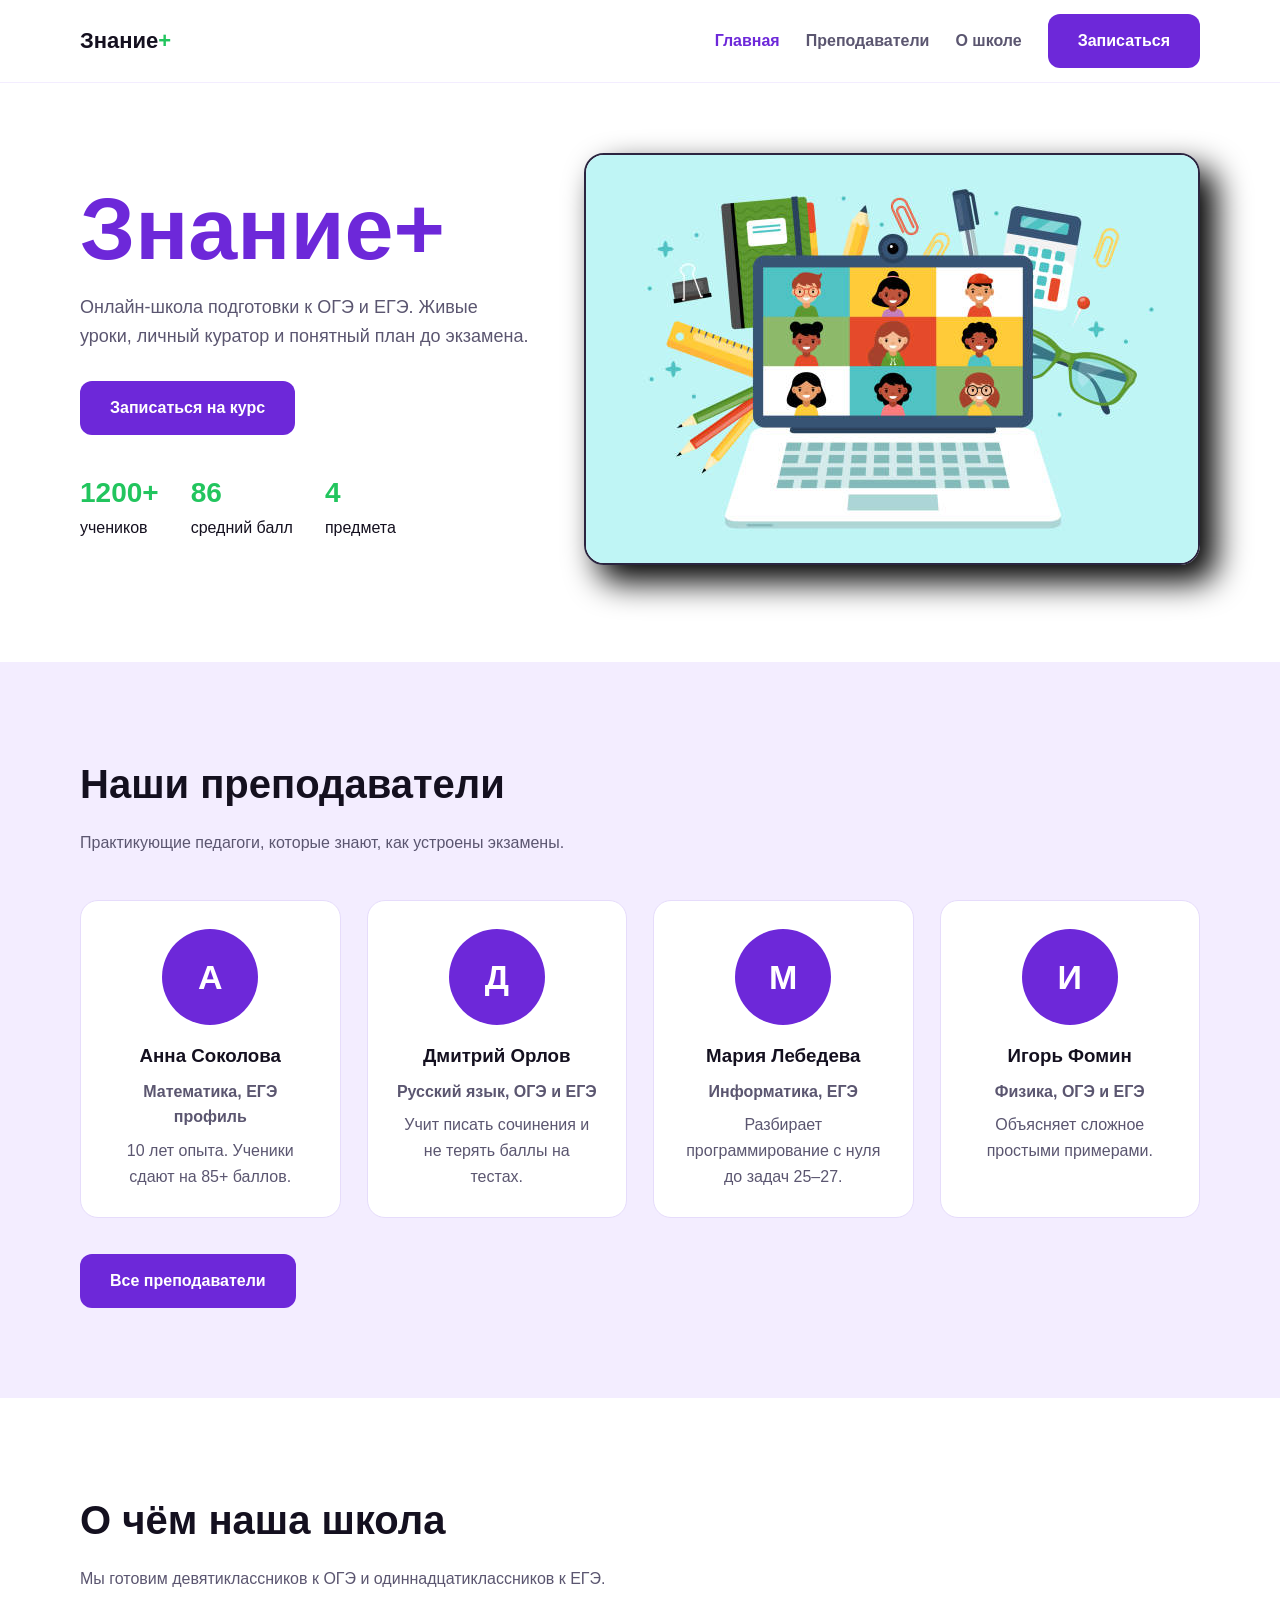
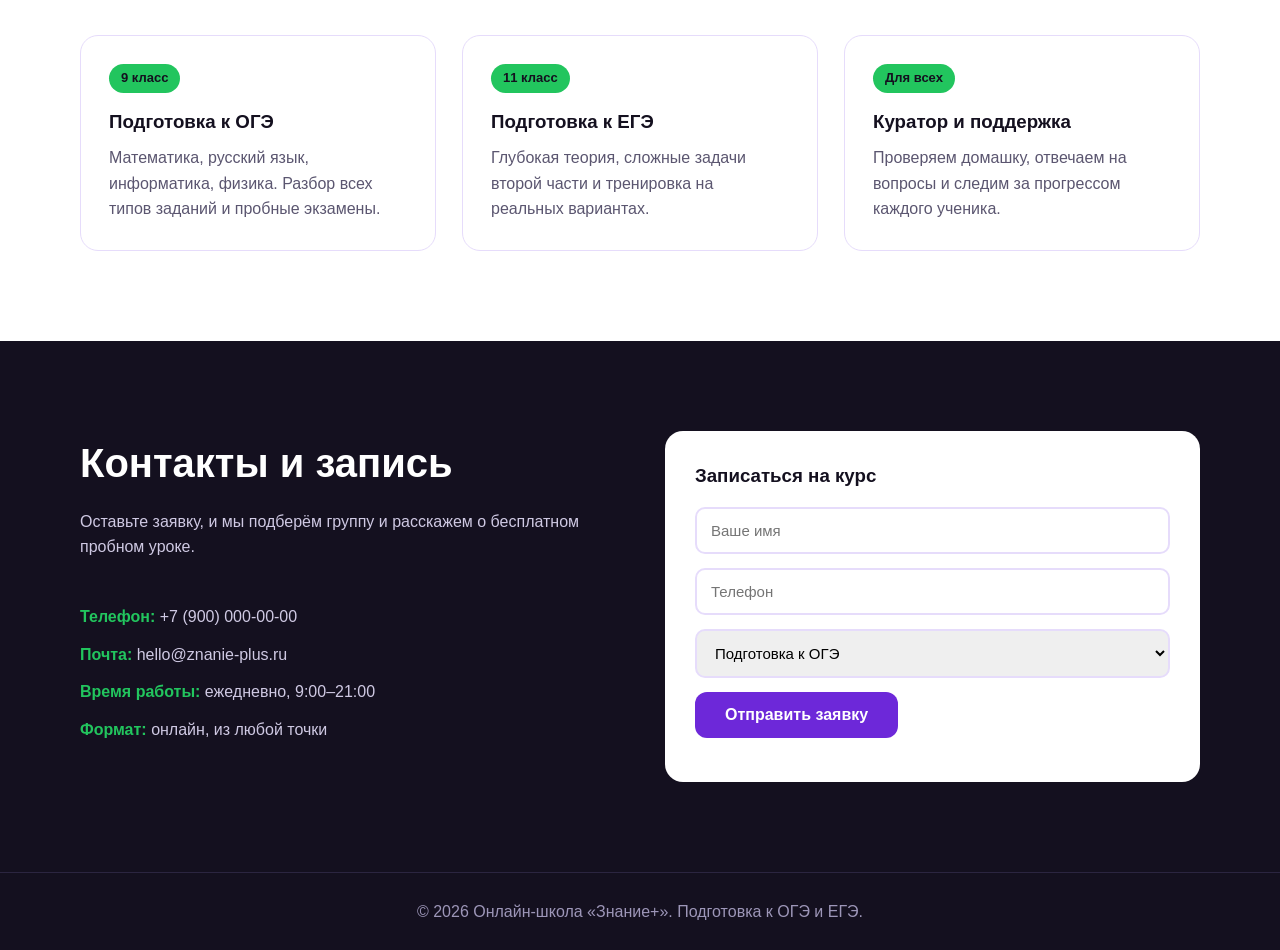
<file: index.html>
<!DOCTYPE html>
<html lang="ru">
<head>
  <meta charset="UTF-8">
  <meta name="viewport" content="width=device-width, initial-scale=1">
  <title>Знание+ — онлайн-школа ОГЭ и ЕГЭ</title>
  <link rel="stylesheet" href="style.css">
</head>
<body>
  <header class="header">
    <div class="container header__inner">
      <a href="index.html" class="logo">Знание<span>+</span></a>
      <nav class="nav">
        <a href="index.html" class="active">Главная</a>
        <a href="teachers.html">Преподаватели</a>
        <a href="about.html">О школе</a>
        <a href="index.html#enroll" class="btn">Записаться</a>
      </nav>
    </div>
  </header>

  <section class="hero">
    <div class="container hero__inner">
      
      <div class="hero__content reveal-right">
        <h1 class="hero__title">Знание+</h1>
        <p class="hero__text">Онлайн-школа подготовки к ОГЭ и ЕГЭ. Живые уроки, личный куратор и понятный план до экзамена.</p>
        <a href="#enroll" class="btn">Записаться на курс</a>
        <div class="hero__stats">
          <div><b>1200+</b>учеников</div>
          <div><b>86</b>средний балл</div>
          <div><b>4</b>предмета</div>
        </div>
      </div>
      <div class="hero__image reveal-left">
        <div class="img-border">
          <img src="img/istockphoto-1330520645-612x612.jpg" alt="">
        </div>
      </div>
    </div>
  </section>

  <section class="section section--tint" id="teachers">
    <div class="container">
      <h2 class="section__title reveal-left">Наши преподаватели</h2>
      <p class="section__text reveal-right">Практикующие педагоги, которые знают, как устроены экзамены.</p>
      <div class="grid">
        <article class="card teacher reveal-left"><div class="teacher__avatar">А</div><h3>Анна Соколова</h3><p class="teacher__role">Математика, ЕГЭ профиль</p><p>10 лет опыта. Ученики сдают на 85+ баллов.</p></article>
        <article class="card teacher reveal-right"><div class="teacher__avatar">Д</div><h3>Дмитрий Орлов</h3><p class="teacher__role">Русский язык, ОГЭ и ЕГЭ</p><p>Учит писать сочинения и не терять баллы на тестах.</p></article>
        <article class="card teacher reveal-left"><div class="teacher__avatar">М</div><h3>Мария Лебедева</h3><p class="teacher__role">Информатика, ЕГЭ</p><p>Разбирает программирование с нуля до задач 25–27.</p></article>
        <article class="card teacher reveal-right"><div class="teacher__avatar">И</div><h3>Игорь Фомин</h3><p class="teacher__role">Физика, ОГЭ и ЕГЭ</p><p>Объясняет сложное простыми примерами.</p></article>
      </div>
      <p style="margin-top:36px"><a href="teachers.html" class="btn">Все преподаватели</a></p>
    </div>
  </section>

  <section class="section" id="courses">
    <div class="container">
      <h2 class="section__title reveal-right">О чём наша школа</h2>
      <p class="section__text reveal-left">Мы готовим девятиклассников к ОГЭ и одиннадцатиклассников к ЕГЭ.</p>
      <div class="grid">
        <article class="card reveal-left"><span class="card__tag">9 класс</span><h3>Подготовка к ОГЭ</h3><p>Математика, русский язык, информатика, физика. Разбор всех типов заданий и пробные экзамены.</p></article>
        <article class="card reveal-right"><span class="card__tag">11 класс</span><h3>Подготовка к ЕГЭ</h3><p>Глубокая теория, сложные задачи второй части и тренировка на реальных вариантах.</p></article>
        <article class="card reveal-left"><span class="card__tag">Для всех</span><h3>Куратор и поддержка</h3><p>Проверяем домашку, отвечаем на вопросы и следим за прогрессом каждого ученика.</p></article>
      </div>
    </div>
  </section>

  <section class="section section--dark" id="enroll">
    <div class="container contacts">
      <div class="reveal-left">
        <h2 class="section__title">Контакты и запись</h2>
        <p class="section__text">Оставьте заявку, и мы подберём группу и расскажем о бесплатном пробном уроке.</p>
        <ul class="contacts__list">
          <li><b>Телефон:</b> +7 (900) 000-00-00</li>
          <li><b>Почта:</b> hello@znanie-plus.ru</li>
          <li><b>Время работы:</b> ежедневно, 9:00–21:00</li>
          <li><b>Формат:</b> онлайн, из любой точки</li>
        </ul>
      </div>
      <form class="form reveal-right" id="enrollForm">
        <h3>Записаться на курс</h3>
        <input type="text" name="name" placeholder="Ваше имя">
        <input type="tel" name="phone" placeholder="Телефон">
        <select name="course">
          <option>Подготовка к ОГЭ</option>
          <option>Подготовка к ЕГЭ</option>
        </select>
        <button type="submit" class="btn">Отправить заявку</button>
        <p class="form__message" id="formMessage"></p>
      </form>
    </div>
  </section>

  <footer class="footer">© 2026 Онлайн-школа «Знание+». Подготовка к ОГЭ и ЕГЭ.</footer>
  <script src="script.js"></script>
</body>
</html>
</file>
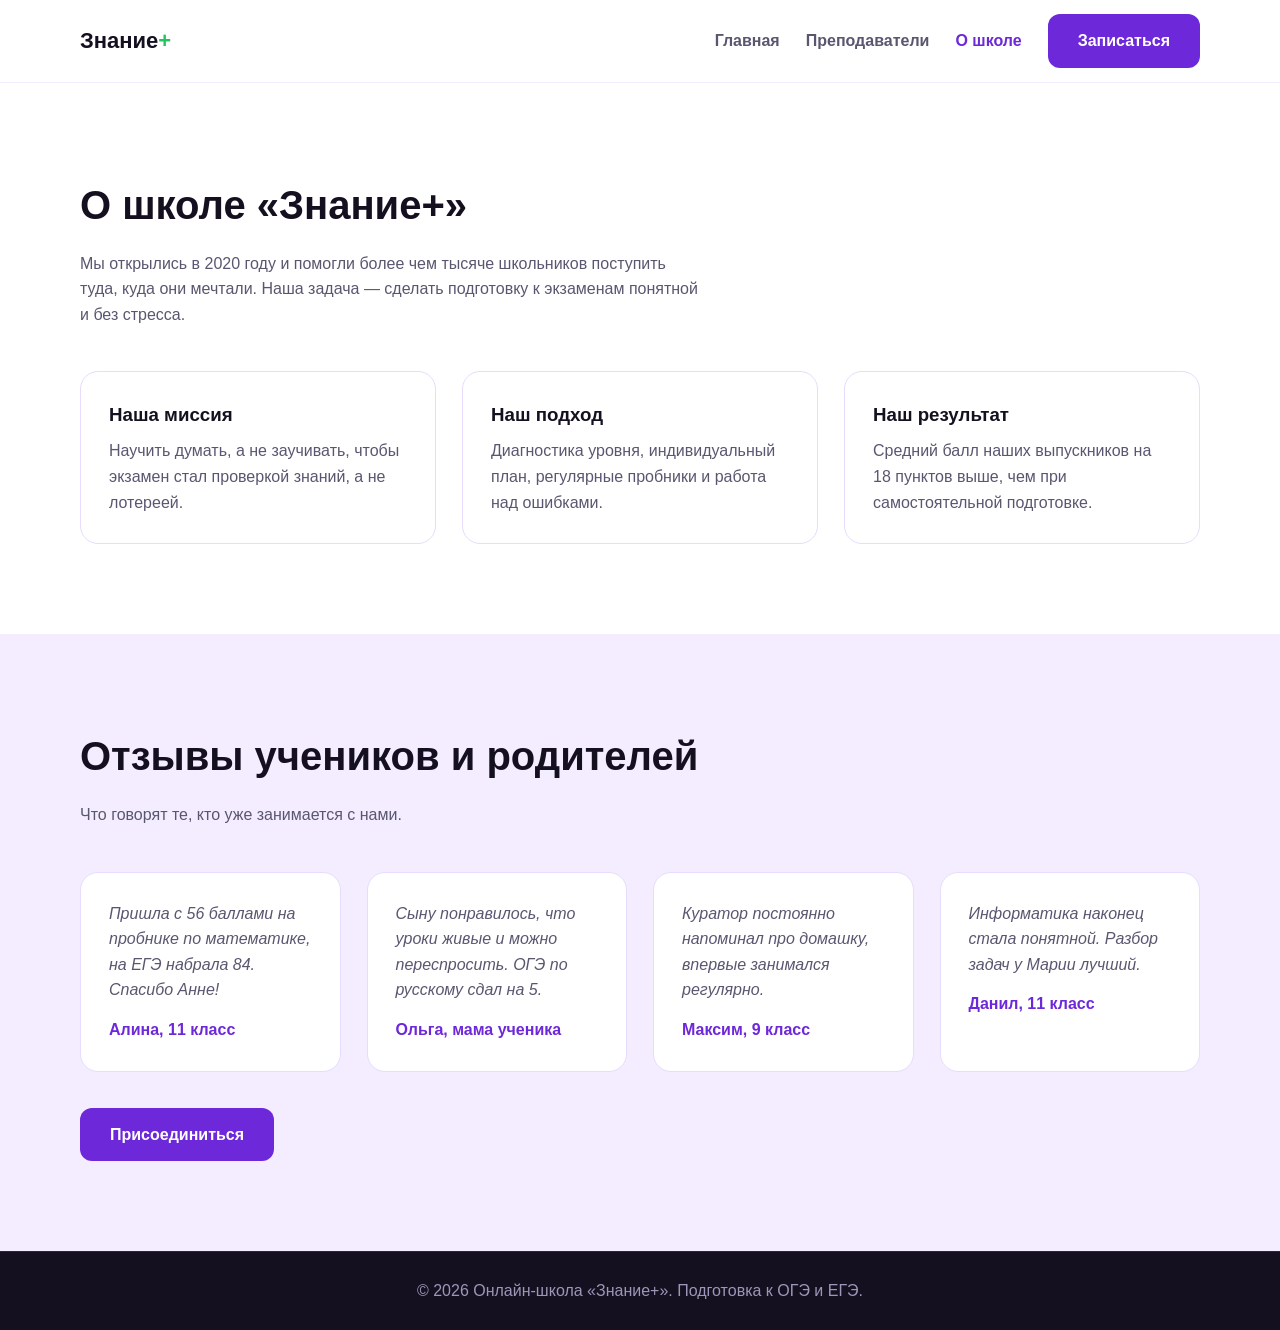
<file: about.html>
<!DOCTYPE html>
<html lang="ru">
<head>
  <meta charset="UTF-8">
  <meta name="viewport" content="width=device-width, initial-scale=1">
  <title>О школе — Знание+</title>
  <link rel="stylesheet" href="style.css">
</head>
<body>
  <header class="header">
    <div class="container header__inner">
      <a href="index.html" class="logo">Знание<span>+</span></a>
      <nav class="nav">
        <a href="index.html">Главная</a>
        <a href="teachers.html">Преподаватели</a>
        <a href="about.html" class="active">О школе</a>
        <a href="index.html#enroll" class="btn">Записаться</a>
      </nav>
    </div>
  </header>

  <section class="section">
    <div class="container">
      <h1 class="section__title reveal-left">О школе «Знание+»</h1>
      <p class="section__text reveal-right">Мы открылись в 2020 году и помогли более чем тысяче школьников поступить туда, куда они мечтали. Наша задача — сделать подготовку к экзаменам понятной и без стресса.</p>
      <div class="grid">
        <article class="card reveal-left"><h3>Наша миссия</h3><p>Научить думать, а не заучивать, чтобы экзамен стал проверкой знаний, а не лотереей.</p></article>
        <article class="card reveal-right"><h3>Наш подход</h3><p>Диагностика уровня, индивидуальный план, регулярные пробники и работа над ошибками.</p></article>
        <article class="card reveal-left"><h3>Наш результат</h3><p>Средний балл наших выпускников на 18 пунктов выше, чем при самостоятельной подготовке.</p></article>
      </div>
    </div>
  </section>

  <section class="section section--tint">
    <div class="container">
      <h2 class="section__title reveal-right">Отзывы учеников и родителей</h2>
      <p class="section__text reveal-left">Что говорят те, кто уже занимается с нами.</p>
      <div class="grid">
        <article class="card review reveal-left"><p>Пришла с 56 баллами на пробнике по математике, на ЕГЭ набрала 84. Спасибо Анне!</p><b>Алина, 11 класс</b></article>
        <article class="card review reveal-right"><p>Сыну понравилось, что уроки живые и можно переспросить. ОГЭ по русскому сдал на 5.</p><b>Ольга, мама ученика</b></article>
        <article class="card review reveal-left"><p>Куратор постоянно напоминал про домашку, впервые занимался регулярно.</p><b>Максим, 9 класс</b></article>
        <article class="card review reveal-right"><p>Информатика наконец стала понятной. Разбор задач у Марии лучший.</p><b>Данил, 11 класс</b></article>
      </div>
      <p style="margin-top:36px"><a href="index.html#enroll" class="btn">Присоединиться</a></p>
    </div>
  </section>

  <footer class="footer">© 2026 Онлайн-школа «Знание+». Подготовка к ОГЭ и ЕГЭ.</footer>
  <script src="script.js"></script>
</body>
</html>
</file>
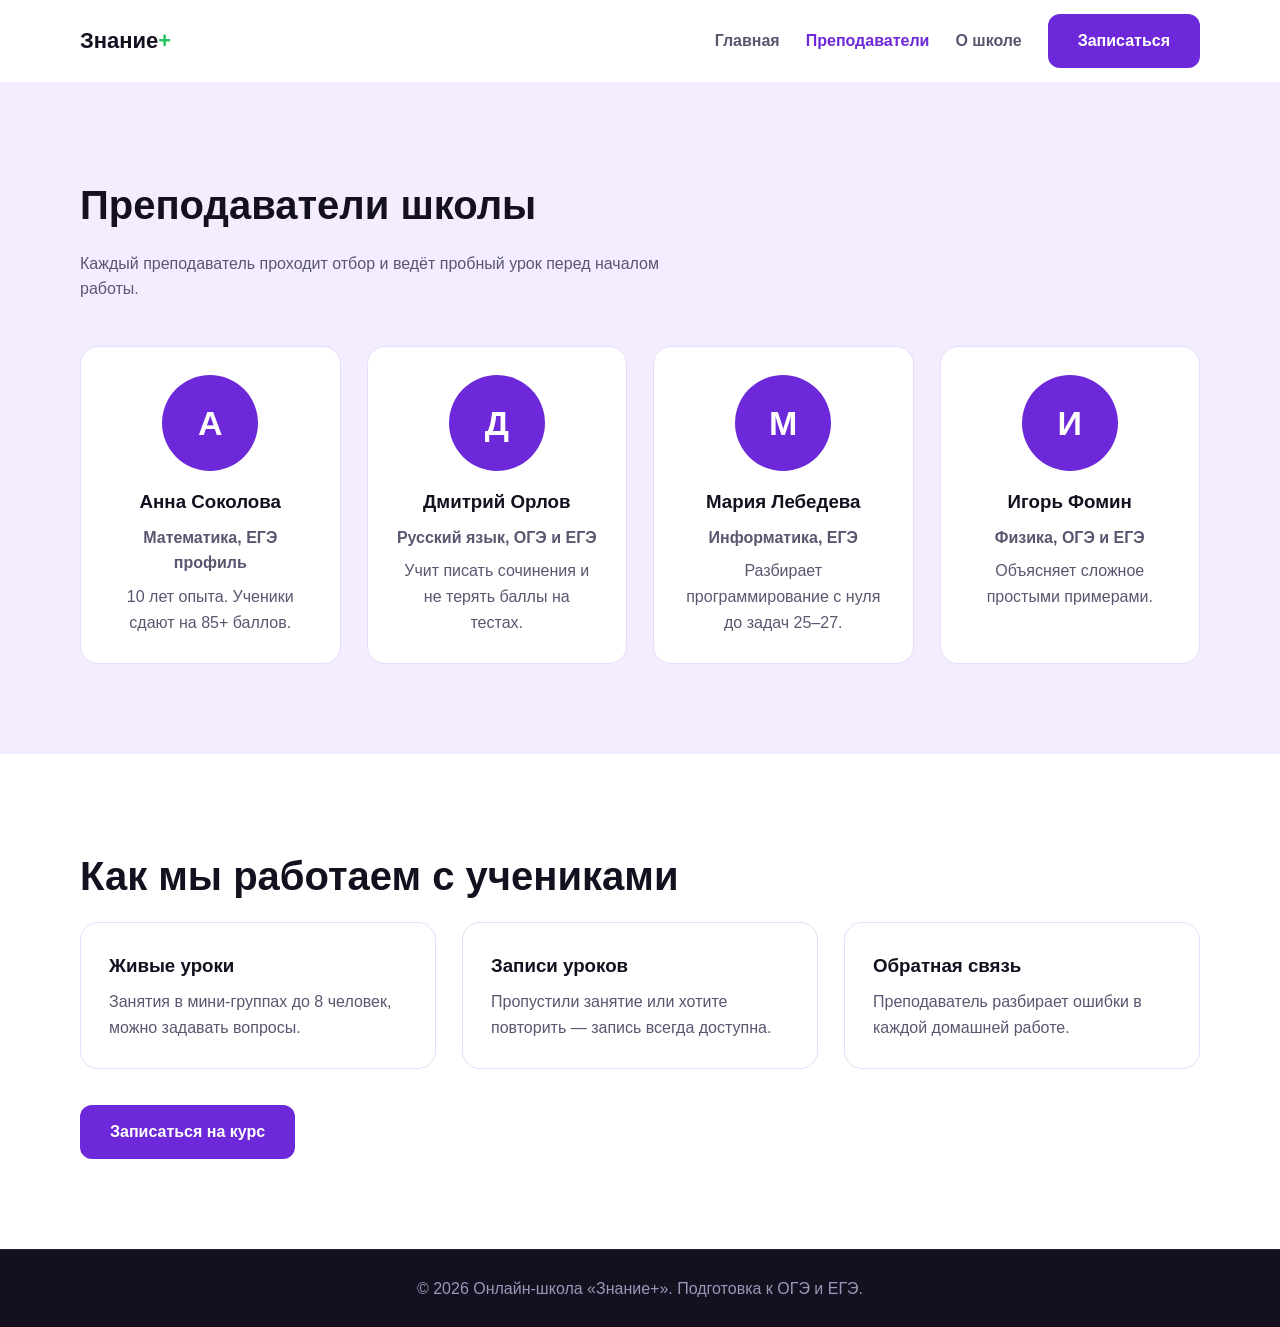
<file: teachers.html>
<!DOCTYPE html>
<html lang="ru">
<head>
  <meta charset="UTF-8">
  <meta name="viewport" content="width=device-width, initial-scale=1">
  <title>Преподаватели — Знание+</title>
  <link rel="stylesheet" href="style.css">
</head>
<body>
  <header class="header">
    <div class="container header__inner">
      <a href="index.html" class="logo">Знание<span>+</span></a>
      <nav class="nav">
        <a href="index.html">Главная</a>
        <a href="teachers.html" class="active">Преподаватели</a>
        <a href="about.html">О школе</a>
        <a href="index.html#enroll" class="btn">Записаться</a>
      </nav>
    </div>
  </header>

  <section class="section section--tint">
    <div class="container">
      <h1 class="section__title reveal-left">Преподаватели школы</h1>
      <p class="section__text reveal-right">Каждый преподаватель проходит отбор и ведёт пробный урок перед началом работы.</p>
      <div class="grid">
        <article class="card teacher reveal-left"><div class="teacher__avatar">А</div><h3>Анна Соколова</h3><p class="teacher__role">Математика, ЕГЭ профиль</p><p>10 лет опыта. Ученики сдают на 85+ баллов.</p></article>
        <article class="card teacher reveal-right"><div class="teacher__avatar">Д</div><h3>Дмитрий Орлов</h3><p class="teacher__role">Русский язык, ОГЭ и ЕГЭ</p><p>Учит писать сочинения и не терять баллы на тестах.</p></article>
        <article class="card teacher reveal-left"><div class="teacher__avatar">М</div><h3>Мария Лебедева</h3><p class="teacher__role">Информатика, ЕГЭ</p><p>Разбирает программирование с нуля до задач 25–27.</p></article>
        <article class="card teacher reveal-right"><div class="teacher__avatar">И</div><h3>Игорь Фомин</h3><p class="teacher__role">Физика, ОГЭ и ЕГЭ</p><p>Объясняет сложное простыми примерами.</p></article>
      </div>
    </div>
  </section>

  <section class="section">
    <div class="container">
      <h2 class="section__title reveal-right">Как мы работаем с учениками</h2>
      <div class="grid">
        <article class="card reveal-left"><h3>Живые уроки</h3><p>Занятия в мини-группах до 8 человек, можно задавать вопросы.</p></article>
        <article class="card reveal-right"><h3>Записи уроков</h3><p>Пропустили занятие или хотите повторить — запись всегда доступна.</p></article>
        <article class="card reveal-left"><h3>Обратная связь</h3><p>Преподаватель разбирает ошибки в каждой домашней работе.</p></article>
      </div>
      <p style="margin-top:36px"><a href="index.html#enroll" class="btn">Записаться на курс</a></p>
    </div>
  </section>

  <footer class="footer">© 2026 Онлайн-школа «Знание+». Подготовка к ОГЭ и ЕГЭ.</footer>
  <script src="script.js"></script>
</body>
</html>
</file>
<file: style.css>
:root {
  --white: #ffffff;
  --purple: #6d28d9;
  --purple-dark: #4c1d95;
  --purple-soft: #f3edff;
  --green: #22c55e;
  --black: #14101f;
  --gray: #5b5670;
}

* {
  margin: 0;
  padding: 0;
  box-sizing: border-box;
}

html {
  scroll-behavior: smooth;
}

body {
  font-family: "Manrope", "Segoe UI", Arial, sans-serif;
  color: var(--black);
  background: var(--white);
  line-height: 1.6;
  overflow-x: hidden;
}

a {
  color: inherit;
  text-decoration: none;
}

.container {
  width: min(1120px, 92%);
  margin: 0 auto;
}

/* ---------- Шапка ---------- */
.header {
  position: sticky;
  top: 0;
  z-index: 50;
  background: rgba(255, 255, 255, 0.92);
  backdrop-filter: blur(10px);
  border-bottom: 1px solid var(--purple-soft);
}

.header__inner {
  display: flex;
  align-items: center;
  justify-content: space-between;
  padding: 14px 0;
}

.logo {
  font-size: 22px;
  font-weight: 800;
  color: var(--black);
}

.logo span {
  color: var(--green);
}

.nav {
  display: flex;
  align-items: center;
  gap: 26px;
}

.nav a:not(.btn) {
  font-weight: 600;
  color: var(--gray);
  transition: color 0.3s ease;
}

.nav a:not(.btn):hover,
.nav a.active {
  color: var(--purple);
}

/* ---------- Кнопки ---------- */
.btn {
  display: inline-block;
  padding: 14px 30px;
  border: none;
  border-radius: 12px;
  background: var(--purple);
  color: var(--white);
  font-family: inherit;
  font-size: 16px;
  font-weight: 700;
  cursor: pointer;
  transition: background 0.35s ease, transform 0.35s ease, box-shadow 0.35s ease;
}

.btn:hover,
.btn:focus-visible {
  background: var(--green);
  transform: translateY(-4px);
  box-shadow: 0 10px 22px rgba(34, 197, 94, 0.35);
}

/* ---------- Секции ---------- */
.section {
  padding: 90px 0;
}

.section--tint {
  background: var(--purple-soft);
}

.section--dark {
  background: var(--black);
  color: var(--white);
}

.section__title {
  font-size: clamp(28px, 4vw, 40px);
  font-weight: 800;
  margin-bottom: 14px;
}

.section__text {
  max-width: 620px;
  color: var(--gray);
  margin-bottom: 44px;
}

.section--dark .section__text {
  color: #cfc9e3;
}

/* ---------- Появление по бокам ---------- */
.reveal-left,
.reveal-right {
  opacity: 0;
  transition: opacity 0.9s ease, transform 0.9s ease;
}

.reveal-left {
  transform: translateX(-90px);
}

.reveal-right {
  transform: translateX(90px);
}

.reveal-left.visible,
.reveal-right.visible {
  opacity: 1;
  transform: translateX(0);
}

/* ---------- Первая секция ---------- */
.hero {
  padding: 70px 0 90px;
}

.hero__inner {
  display: grid;
  grid-template-columns: 1fr 1fr;
  align-items: center;
  gap: 50px;
}

.hero__image svg {
  width: 100%;
  height: auto;
  display: block;
}

.hero__title {
  font-size: clamp(48px, 7vw, 88px);
  font-weight: 800;
  line-height: 1.02;
  color: var(--purple);
  margin-bottom: 20px;
}

.hero__text {
  font-size: 18px;
  color: var(--gray);
  margin-bottom: 30px;
  max-width: 460px;
}

.hero__stats {
  display: flex;
  gap: 32px;
  margin-top: 36px;
}

.hero__stats b {
  display: block;
  font-size: 28px;
  color: var(--green);
}

/* ---------- Карточки ---------- */
.img-border > img {
  border: #2b2540 solid 2px;
  border-radius: 20px;
  box-shadow: 15px 16px 32px 1px #000000;
}

.grid {
  display: grid;
  grid-template-columns: repeat(auto-fit, minmax(240px, 1fr));
  gap: 26px;
}

.card {
  background: var(--white);
  border-radius: 18px;
  padding: 28px;
  border: 1px solid #e6dcfb;
}

.card h3 {
  margin-bottom: 8px;
}

.card p {
  color: var(--gray);
}

.card__tag {
  display: inline-block;
  padding: 4px 12px;
  margin-bottom: 14px;
  border-radius: 20px;
  background: var(--green);
  color: var(--black);
  font-size: 13px;
  font-weight: 700;
}

.teacher {
  text-align: center;
}

.teacher__avatar {
  width: 96px;
  height: 96px;
  margin: 0 auto 16px;
  border-radius: 50%;
  background: var(--purple);
  color: var(--white);
  display: flex;
  align-items: center;
  justify-content: center;
  font-size: 34px;
  font-weight: 800;
}

.teacher__role {
  color: var(--purple);
  font-weight: 700;
  margin-bottom: 8px;
}

.review p {
  font-style: italic;
  margin-bottom: 14px;
}

.review b {
  color: var(--purple);
}

/* ---------- Контакты и форма ---------- */
.contacts {
  display: grid;
  grid-template-columns: 1fr 1fr;
  gap: 50px;
  align-items: start;
}

.contacts__list {
  list-style: none;
  margin-top: 20px;
}

.contacts__list li {
  margin-bottom: 12px;
  color: #cfc9e3;
}

.contacts__list b {
  color: var(--green);
}

.form {
  background: var(--white);
  color: var(--black);
  border-radius: 18px;
  padding: 30px;
}

.form h3 {
  margin-bottom: 16px;
}

.form input,
.form select {
  width: 100%;
  padding: 13px 14px;
  margin-bottom: 14px;
  border: 2px solid #e6dcfb;
  border-radius: 10px;
  font-family: inherit;
  font-size: 15px;
  transition: border-color 0.3s ease;
}

.form input:focus,
.form select:focus {
  outline: none;
  border-color: var(--purple);
}

.form__message {
  margin-top: 14px;
  font-weight: 700;
  color: var(--green);
}

/* ---------- Подвал ---------- */
.footer {
  padding: 26px 0;
  text-align: center;
  background: var(--black);
  color: #9d96b8;
  border-top: 1px solid #2b2540;
}

/* ---------- Адаптив ---------- */
@media (max-width: 800px) {
  .hero__inner,
  .contacts {
    grid-template-columns: 1fr;
  }

  .nav {
    gap: 14px;
    font-size: 14px;
  }

  .nav .btn {
    padding: 10px 16px;
  }
}

@media (prefers-reduced-motion: reduce) {
  .reveal-left,
  .reveal-right {
    opacity: 1;
    transform: none;
    transition: none;
  }
}
</file>
